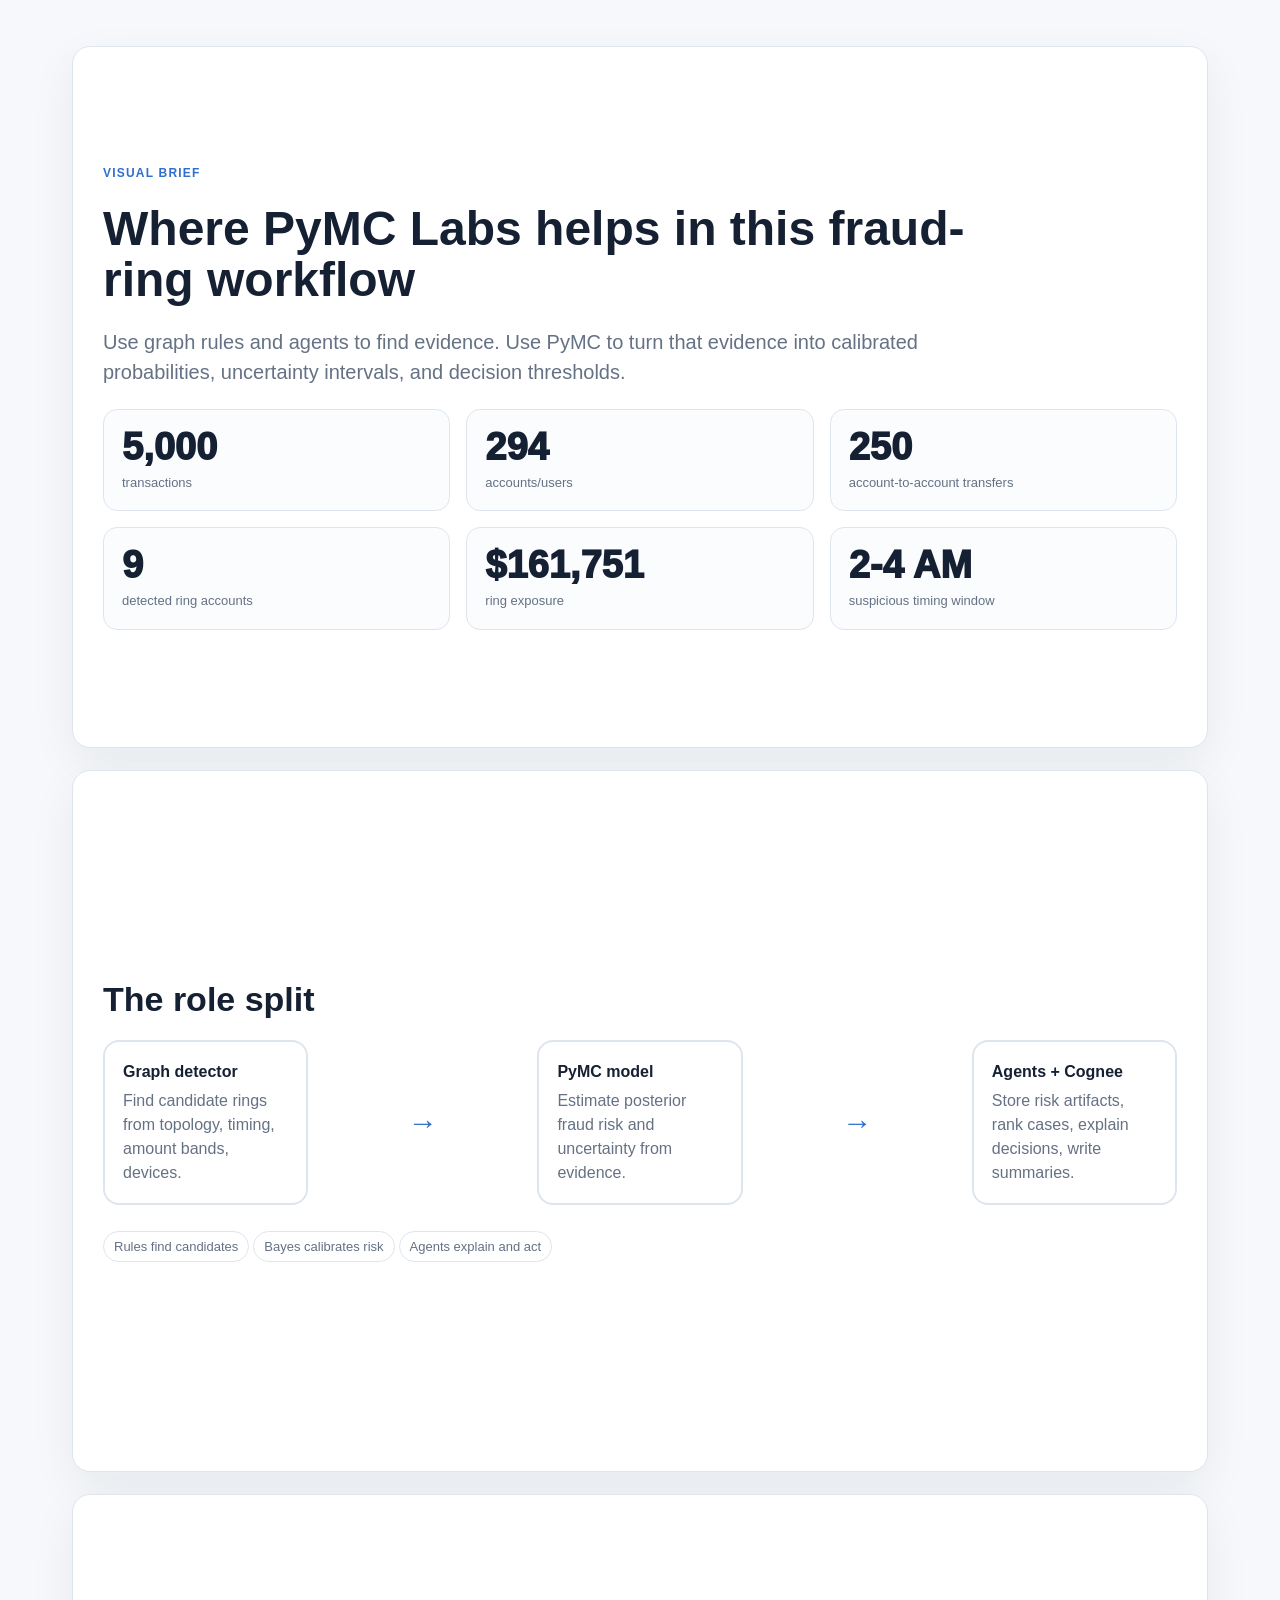
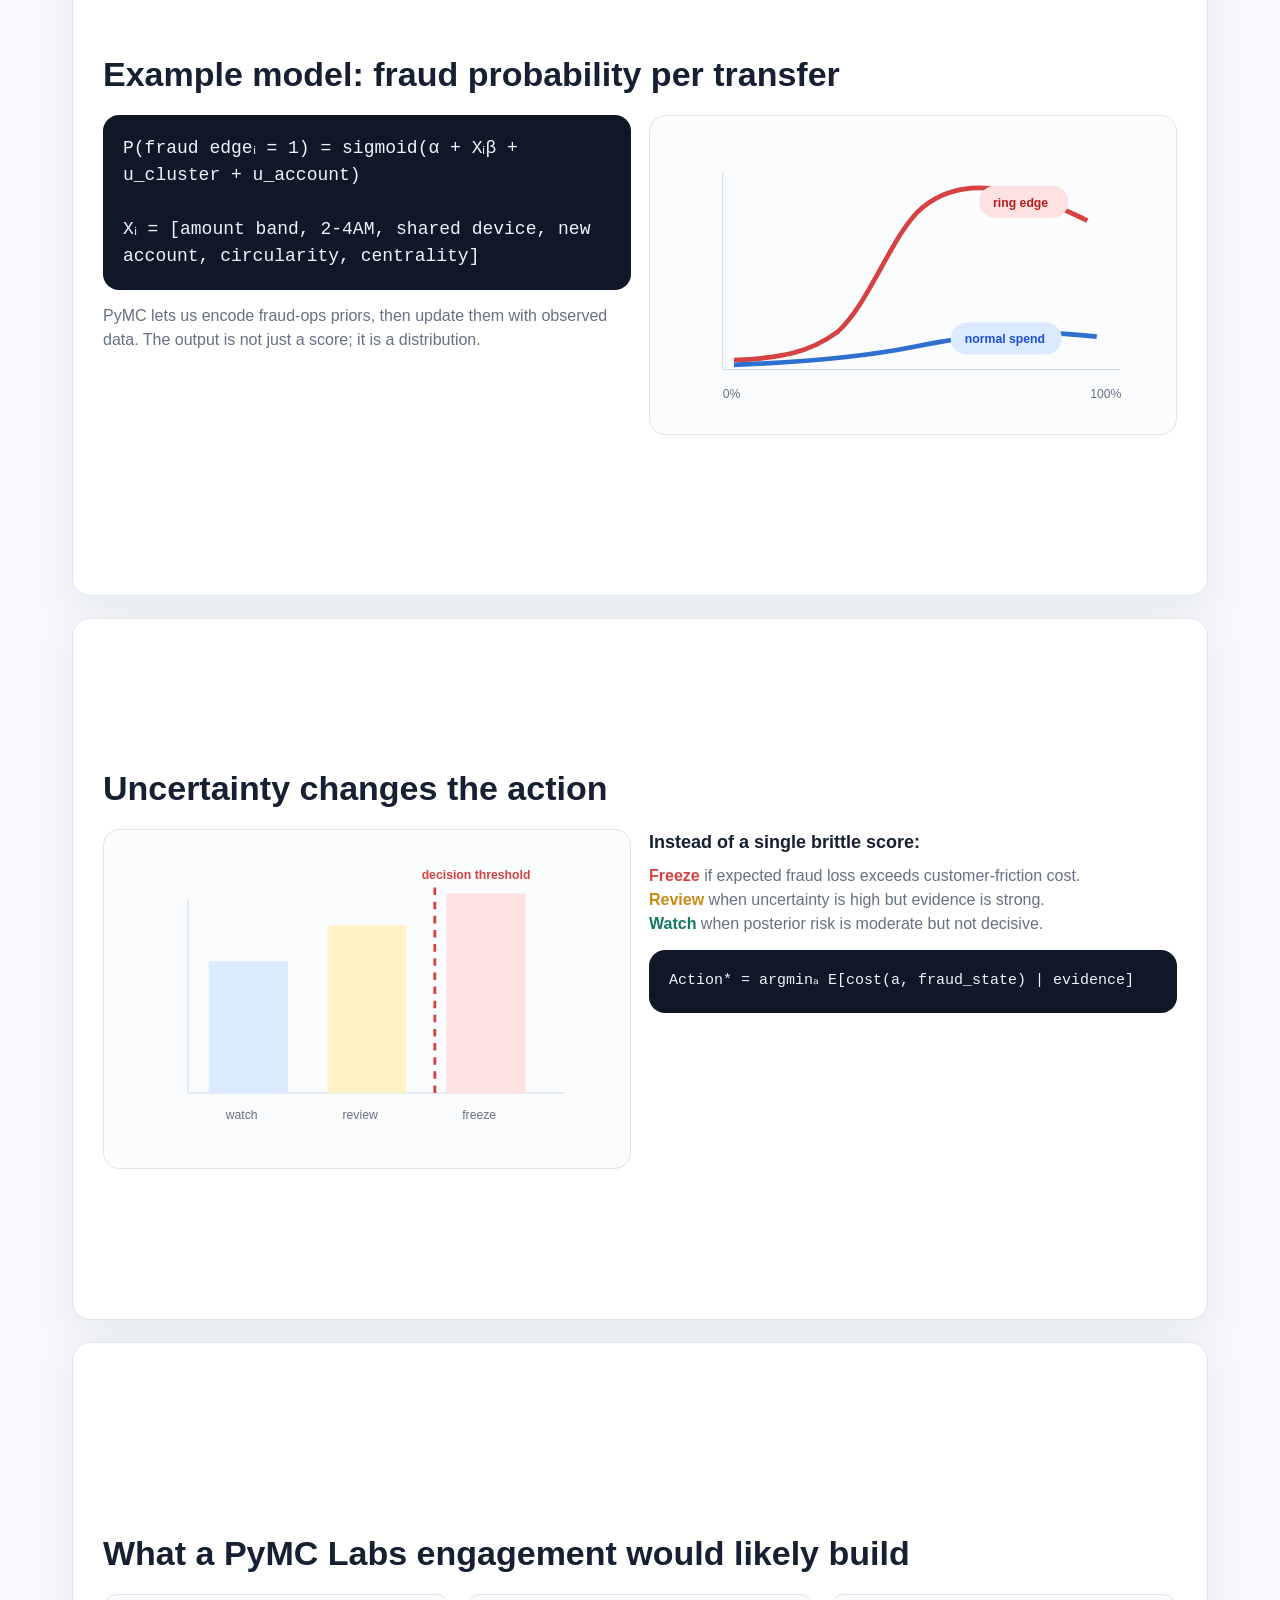
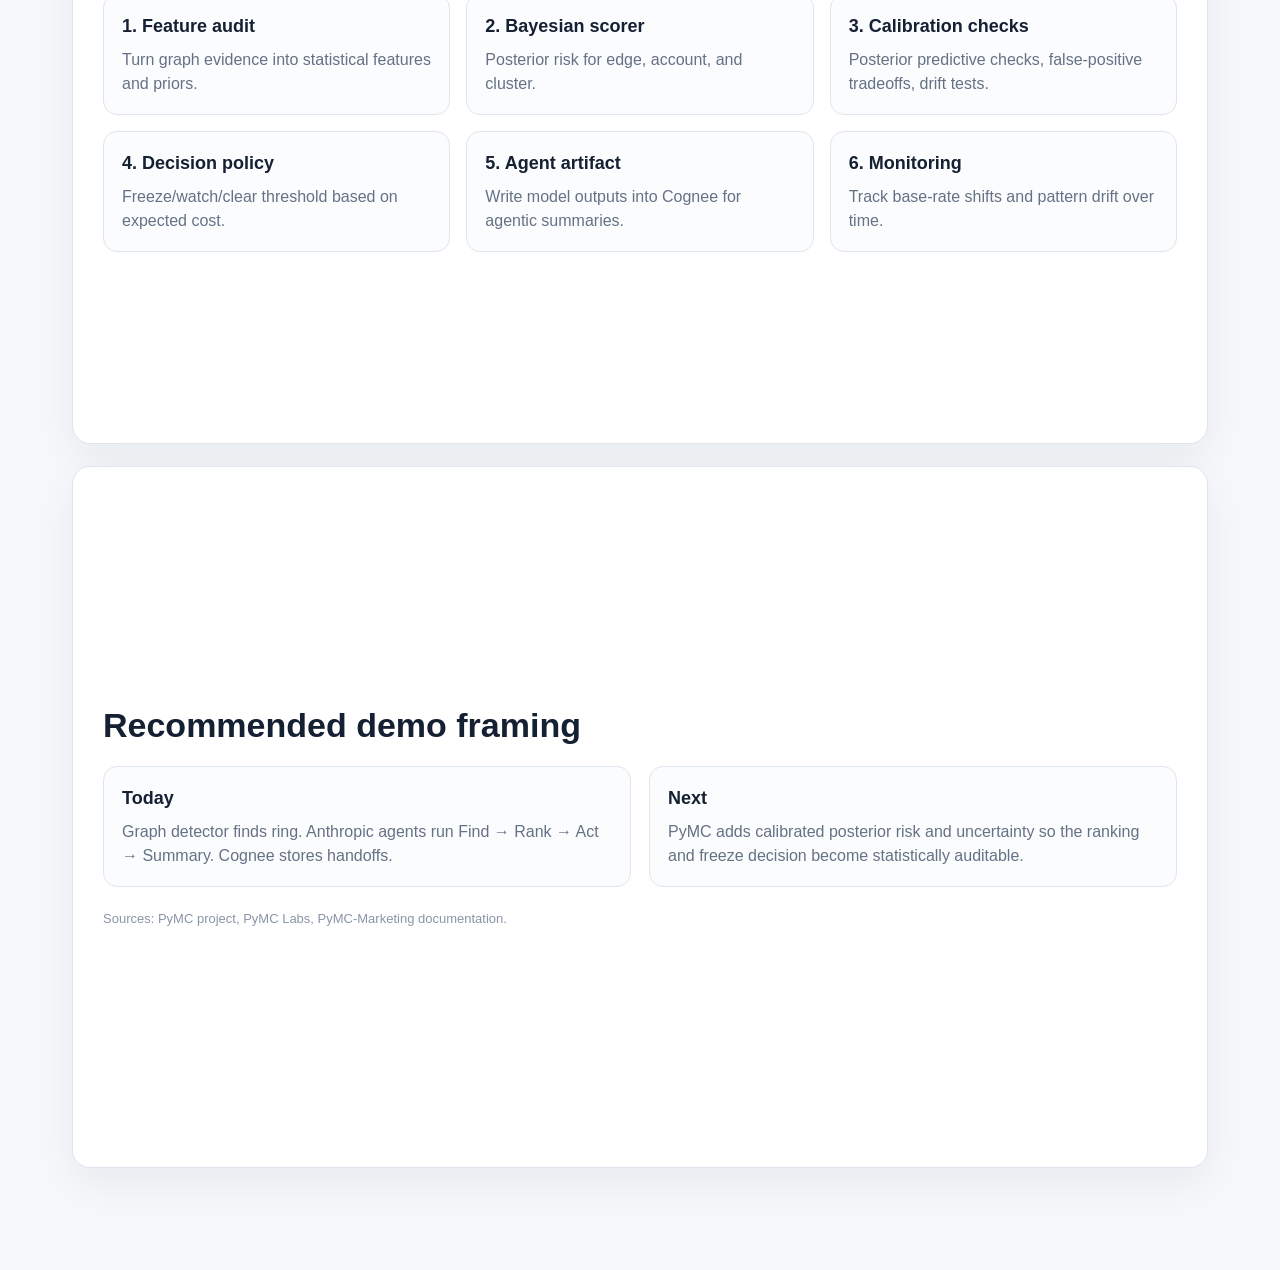
<file: pymc_fraud_modeling_overview.html>
<!doctype html>
<html lang="en">
<head>
  <meta charset="utf-8" />
  <meta name="viewport" content="width=device-width, initial-scale=1" />
  <title>PyMC Labs for Fraud Ring Detection</title>
  <style>
    :root { --ink:#152033; --muted:#657184; --line:#dfe5ed; --bg:#f6f8fb; --card:#fff; --blue:#2f6fd0; --green:#137a5e; --red:#d64242; --amber:#c98a14; --purple:#6d5bd0; }
    * { box-sizing:border-box; }
    html { scroll-snap-type:y proximity; }
    body { margin:0; background:var(--bg); color:var(--ink); font:16px/1.5 -apple-system,BlinkMacSystemFont,"Segoe UI",Roboto,Arial,sans-serif; }
    main { max-width:1180px; margin:0 auto; padding:24px 22px 80px; }
    .slide { min-height:78vh; scroll-snap-align:start; background:var(--card); border:1px solid var(--line); border-radius:18px; padding:30px; margin:22px 0; display:grid; align-content:center; gap:22px; box-shadow:0 16px 45px #17203310; }
    .kicker { color:var(--blue); font-size:12px; letter-spacing:1.2px; font-weight:900; text-transform:uppercase; }
    h1 { font-size:48px; line-height:1.05; margin:0; max-width:900px; }
    h2 { font-size:34px; line-height:1.12; margin:0; }
    h3 { font-size:18px; margin:0 0 8px; }
    p { margin:0; color:var(--muted); }
    .lede { font-size:20px; max-width:900px; }
    .grid3 { display:grid; grid-template-columns:repeat(3,minmax(0,1fr)); gap:16px; }
    .grid2 { display:grid; grid-template-columns:1fr 1fr; gap:18px; align-items:stretch; }
    .tile { border:1px solid var(--line); border-radius:14px; padding:18px; background:#fbfcfe; }
    .big { font-size:38px; font-weight:950; line-height:1; color:var(--ink); }
    .label { color:var(--muted); font-size:13px; margin-top:7px; }
    .formula { font-family: ui-monospace, Menlo, Consolas, monospace; background:#101828; color:#edf4ff; border-radius:16px; padding:20px; font-size:18px; overflow:auto; }
    .flow { display:grid; grid-template-columns:repeat(5,1fr); gap:12px; align-items:center; }
    .node { border:2px solid var(--line); border-radius:16px; padding:18px; background:#fff; min-height:112px; }
    .node b { display:block; font-size:16px; margin-bottom:5px; }
    .arrow { color:var(--blue); font-size:30px; text-align:center; font-weight:900; }
    .viz { border:1px solid var(--line); border-radius:16px; background:#fbfcfe; padding:18px; }
    svg { width:100%; height:auto; display:block; }
    .pill { display:inline-block; border:1px solid var(--line); border-radius:999px; padding:5px 10px; margin:4px 4px 0 0; color:var(--muted); background:#fff; font-size:13px; }
    .good { color:var(--green); font-weight:900; }
    .red { color:var(--red); font-weight:900; }
    .amber { color:var(--amber); font-weight:900; }
    .foot { color:#8a95a7; font-size:13px; }
    @media (max-width:860px) { .grid3,.grid2,.flow { grid-template-columns:1fr; } .arrow { transform:rotate(90deg); } h1 { font-size:34px; } h2 { font-size:27px; } .slide { min-height:auto; } }
  </style>
</head>
<body>
<main>
  <section class="slide">
    <div class="kicker">Visual brief</div>
    <h1>Where PyMC Labs helps in this fraud-ring workflow</h1>
    <p class="lede">Use graph rules and agents to find evidence. Use PyMC to turn that evidence into calibrated probabilities, uncertainty intervals, and decision thresholds.</p>
    <div class="grid3">
      <div class="tile"><div class="big">5,000</div><div class="label">transactions</div></div>
      <div class="tile"><div class="big">294</div><div class="label">accounts/users</div></div>
      <div class="tile"><div class="big">250</div><div class="label">account-to-account transfers</div></div>
      <div class="tile"><div class="big">9</div><div class="label">detected ring accounts</div></div>
      <div class="tile"><div class="big">$161,751</div><div class="label">ring exposure</div></div>
      <div class="tile"><div class="big">2-4 AM</div><div class="label">suspicious timing window</div></div>
    </div>
  </section>

  <section class="slide">
    <h2>The role split</h2>
    <div class="flow">
      <div class="node"><b>Graph detector</b><p>Find candidate rings from topology, timing, amount bands, devices.</p></div>
      <div class="arrow">→</div>
      <div class="node"><b>PyMC model</b><p>Estimate posterior fraud risk and uncertainty from evidence.</p></div>
      <div class="arrow">→</div>
      <div class="node"><b>Agents + Cognee</b><p>Store risk artifacts, rank cases, explain decisions, write summaries.</p></div>
    </div>
    <p><span class="pill">Rules find candidates</span><span class="pill">Bayes calibrates risk</span><span class="pill">Agents explain and act</span></p>
  </section>

  <section class="slide">
    <h2>Example model: fraud probability per transfer</h2>
    <div class="grid2">
      <div>
        <div class="formula">
P(fraud edgeᵢ = 1) = sigmoid(α + Xᵢβ + u_cluster + u_account)<br><br>
Xᵢ = [amount band, 2-4AM, shared device, new account, circularity, centrality]
        </div>
        <p style="margin-top:14px">PyMC lets us encode fraud-ops priors, then update them with observed data. The output is not just a score; it is a distribution.</p>
      </div>
      <div class="viz">
        <svg viewBox="0 0 520 300" aria-label="Posterior fraud probability curves">
          <rect x="0" y="0" width="520" height="300" rx="16" fill="#fbfcfe"/>
          <line x1="58" y1="250" x2="480" y2="250" stroke="#cfd7e3"/>
          <line x1="58" y1="40" x2="58" y2="250" stroke="#cfd7e3"/>
          <text x="58" y="280" fill="#657184" font-size="13">0%</text>
          <text x="448" y="280" fill="#657184" font-size="13">100%</text>
          <path d="M70 240 C120 238 150 232 180 210 C215 178 238 105 270 78 C310 45 365 52 445 92" fill="none" stroke="#d64242" stroke-width="5"/>
          <path d="M70 245 C145 242 205 237 260 226 C325 213 378 207 455 215" fill="none" stroke="#2f6fd0" stroke-width="5"/>
          <rect x="330" y="55" width="95" height="34" rx="17" fill="#fee2e2"/><text x="345" y="77" fill="#b91c1c" font-size="13" font-weight="700">ring edge</text>
          <rect x="300" y="200" width="118" height="34" rx="17" fill="#dbeafe"/><text x="315" y="222" fill="#1d4ed8" font-size="13" font-weight="700">normal spend</text>
        </svg>
      </div>
    </div>
  </section>

  <section class="slide">
    <h2>Uncertainty changes the action</h2>
    <div class="grid2">
      <div class="viz">
        <svg viewBox="0 0 520 320" aria-label="Decision threshold chart">
          <rect width="520" height="320" rx="16" fill="#fbfcfe"/>
          <line x1="70" y1="260" x2="470" y2="260" stroke="#cfd7e3"/>
          <line x1="70" y1="55" x2="70" y2="260" stroke="#cfd7e3"/>
          <rect x="92" y="120" width="84" height="140" fill="#dbeafe"/><text x="110" y="288" fill="#657184" font-size="13">watch</text>
          <rect x="218" y="82" width="84" height="178" fill="#fef3c7"/><text x="234" y="288" fill="#657184" font-size="13">review</text>
          <rect x="344" y="48" width="84" height="212" fill="#fee2e2"/><text x="361" y="288" fill="#657184" font-size="13">freeze</text>
          <line x1="332" y1="42" x2="332" y2="260" stroke="#d64242" stroke-width="3" stroke-dasharray="8 7"/>
          <text x="318" y="33" fill="#d64242" font-size="13" font-weight="700">decision threshold</text>
        </svg>
      </div>
      <div>
        <h3>Instead of a single brittle score:</h3>
        <p><span class="red">Freeze</span> if expected fraud loss exceeds customer-friction cost.</p>
        <p><span class="amber">Review</span> when uncertainty is high but evidence is strong.</p>
        <p><span class="good">Watch</span> when posterior risk is moderate but not decisive.</p>
        <div class="formula" style="font-size:15px;margin-top:14px">Action* = argminₐ E[cost(a, fraud_state) | evidence]</div>
      </div>
    </div>
  </section>

  <section class="slide">
    <h2>What a PyMC Labs engagement would likely build</h2>
    <div class="grid3">
      <div class="tile"><h3>1. Feature audit</h3><p>Turn graph evidence into statistical features and priors.</p></div>
      <div class="tile"><h3>2. Bayesian scorer</h3><p>Posterior risk for edge, account, and cluster.</p></div>
      <div class="tile"><h3>3. Calibration checks</h3><p>Posterior predictive checks, false-positive tradeoffs, drift tests.</p></div>
      <div class="tile"><h3>4. Decision policy</h3><p>Freeze/watch/clear threshold based on expected cost.</p></div>
      <div class="tile"><h3>5. Agent artifact</h3><p>Write model outputs into Cognee for agentic summaries.</p></div>
      <div class="tile"><h3>6. Monitoring</h3><p>Track base-rate shifts and pattern drift over time.</p></div>
    </div>
  </section>

  <section class="slide">
    <h2>Recommended demo framing</h2>
    <div class="grid2">
      <div class="tile"><h3>Today</h3><p>Graph detector finds ring. Anthropic agents run Find → Rank → Act → Summary. Cognee stores handoffs.</p></div>
      <div class="tile"><h3>Next</h3><p>PyMC adds calibrated posterior risk and uncertainty so the ranking and freeze decision become statistically auditable.</p></div>
    </div>
    <p class="foot">Sources: PyMC project, PyMC Labs, PyMC-Marketing documentation.</p>
  </section>
</main>
</body>
</html>
</file>
